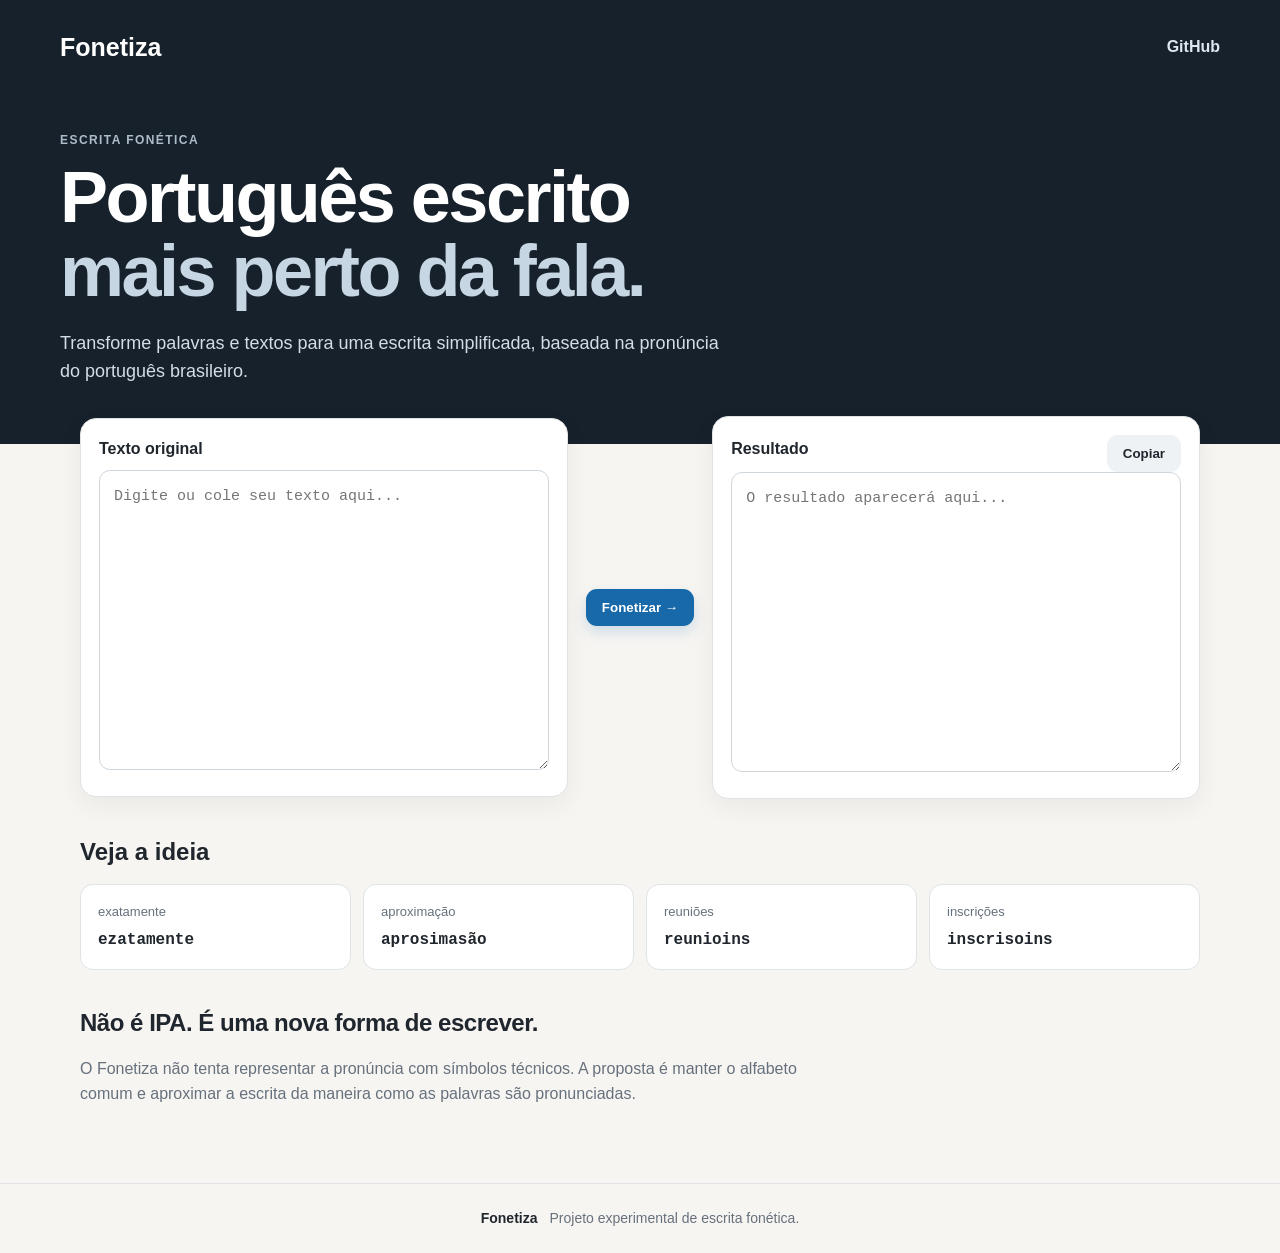
<file: index.html>
<!DOCTYPE html>
<html lang="pt-BR">
<head>
<meta charset="UTF-8"><meta name="viewport" content="width=device-width, initial-scale=1.0">
<meta name="description" content="Fonetiza — conversor experimental de escrita fonética para português brasileiro.">
<title>Fonetiza — Português mais perto da fala</title>
<style>
:root{--bg:#f7f5f2;--text:#20262d;--muted:#66717d;--dark:#17212b;--line:#dfe3e6;--panel:#fff;--accent:#1769aa}
*{box-sizing:border-box}html{scroll-behavior:smooth}body{margin:0;font-family:Inter,Segoe UI,Arial,sans-serif;color:var(--text);background:var(--bg);line-height:1.55}
header.hero{background:var(--dark);color:#fff;padding:28px 24px 58px}nav{max-width:1160px;margin:0 auto;display:flex;justify-content:space-between;align-items:center}nav strong{font-size:25px}nav a{color:#dce7f0;text-decoration:none;font-weight:600}.hero-content{max-width:1160px;margin:60px auto 0}.tag{display:inline-block;font-size:12px;letter-spacing:.12em;font-weight:800;color:#aebdca;margin-bottom:12px}.hero h1{font-size:clamp(42px,6vw,72px);line-height:1.02;margin:0 0 22px;letter-spacing:-.035em}.hero h1 em{font-style:normal;color:#c7d6e3}.hero p{max-width:680px;color:#d4dde5;font-size:18px;margin:0}
main{max-width:1160px;margin:-28px auto 0;padding:0 20px 60px}.converter{display:grid;grid-template-columns:1fr auto 1fr;gap:18px;align-items:center}.panel{background:var(--panel);border:1px solid var(--line);border-radius:16px;padding:18px;box-shadow:0 8px 24px rgba(20,30,40,.06)}label{display:block;font-weight:800;margin-bottom:9px}.panel textarea{width:100%;min-height:300px;border:1px solid #cfd6dc;border-radius:11px;padding:14px;font:15px/1.55 Consolas,monospace;resize:vertical;outline:none;background:#fff;color:var(--text)}.panel textarea:focus{border-color:#9db5c8;box-shadow:0 0 0 3px rgba(23,105,170,.08)}#fonetizar,#copiar{border:0;border-radius:11px;padding:11px 16px;font-weight:800;cursor:pointer}.converter>#fonetizar{background:var(--accent);color:#fff;white-space:nowrap;box-shadow:0 6px 14px rgba(23,105,170,.18)}#copiar{background:#eef2f5;color:#20262d}.result-title{display:flex;justify-content:space-between;align-items:center;gap:10px}.examples,.about{margin-top:34px}.examples h2,.about h2{font-size:24px;margin:0 0 14px}.cards{display:grid;grid-template-columns:repeat(4,1fr);gap:12px}.cards article{background:#fff;border:1px solid var(--line);border-radius:13px;padding:17px}.cards span{display:block;color:var(--muted);font-size:13px;margin-bottom:5px}.cards b{font:600 16px Consolas,monospace}.about{max-width:760px}.about p{color:var(--muted);font-size:16px}.about h2{letter-spacing:-.02em}footer{border-top:1px solid var(--line);padding:24px 20px;display:flex;gap:12px;justify-content:center;color:var(--muted);font-size:14px}footer strong{color:var(--text)}
@media(max-width:900px){.converter{grid-template-columns:1fr}.converter>#fonetizar{justify-self:start}.cards{grid-template-columns:repeat(2,1fr)}}@media(max-width:560px){header.hero{padding-bottom:48px}.hero-content{margin-top:45px}.hero h1{font-size:42px}.cards{grid-template-columns:1fr}.panel textarea{min-height:240px}}
</style>
</head>
<body>
<header class="hero">
<nav><strong>Fonetiza</strong><a href="https://github.com/" target="_blank" rel="noopener">GitHub</a></nav>
<div class="hero-content"><span class="tag">ESCRITA FONÉTICA</span><h1>Português escrito<br><em>mais perto da fala.</em></h1><p>Transforme palavras e textos para uma escrita simplificada, baseada na pronúncia do português brasileiro.</p></div>
</header>
<main>
<section class="converter">
<div class="panel"><label for="entrada">Texto original</label><textarea id="entrada" spellcheck="false" placeholder="Digite ou cole seu texto aqui..."></textarea></div>
<button id="fonetizar" type="button">Fonetizar →</button>
<div class="panel result"><div class="result-title"><label for="saida">Resultado</label><button id="copiar" type="button">Copiar</button></div><textarea id="saida" spellcheck="false" readonly placeholder="O resultado aparecerá aqui..."></textarea></div>
</section>
<section class="examples"><h2>Veja a ideia</h2><div class="cards"><article><span>exatamente</span><b>ezatamente</b></article><article><span>aproximação</span><b>aprosimasão</b></article><article><span>reuniões</span><b>reunioins</b></article><article><span>inscrições</span><b>inscrisoins</b></article></div></section>
<section class="about"><h2>Não é IPA. É uma nova forma de escrever.</h2><p>O Fonetiza não tenta representar a pronúncia com símbolos técnicos. A proposta é manter o alfabeto comum e aproximar a escrita da maneira como as palavras são pronunciadas.</p></section>
</main>
<footer><strong>Fonetiza</strong><span>Projeto experimental de escrita fonética.</span></footer>
<script>'use strict';
const EXCEPTIONS=new Map(Object.entries({
'aqui':'aci','exterior':'esterior','próximo':'prósimo','próxima':'prósima','próximas':'prósimas','próximos':'prósimos','texto':'testo','você':'vosê','reflexo':'reflecso','reflexivas':'reflecsivas','fixo':'ficso','fixada':'ficsada','fluxo':'flucso','exato':'ezato','exatamente':'ezatamente','exercício':'ezersísio','expediente':'espediente','expostas':'espostas','exclusivamente':'escluzivamente','desconexão':'desconecsão','transição':'tranzisão','trânsito':'trânzito','gélida':'jélida','legítimo':'lejítimo','urgência':'urjênsia','incêndio':'insêndio','extrema':'estrema','extremidade':'estremidade','extremamente':'estremamente','aproximar':'aprosimar','aproximando':'aprosimando','aproximação':'aprosimasão','deixando':'deixando','deixa':'deixa','faixa':'faixa','faixas':'faixas','frequentadores':'frecuentadores','shopping':'xópim','põe':'poim','antiguidade':'antiguidade','antiguidades':'antiguidades','ambições':'ambisoins','fundações':'fundasoins','preocupações':'preocupasoins','soluções':'solusoins','discussões':'discusoins','obrigações':'obrigasoins','notificações':'notificasoins','anotações':'anotasoins','ligações':'ligasoins','reuniões':'reunioins','expedições':'espedisoins','regiões':'rejioins','posições':'pozisoins','estações':'estasoins','espiões':'espioins','corações':'corasoins','gerações':'jerasoins','sensação':'sensasão','situação':'situasão','função':'funsão','atenção':'atensão','proteção':'protesão','produção':'produsão','organização':'organizasão','discussão':'discusão','expressão':'espresão','expressivos':'espresivos','explicação':'esplicasão','explicações':'esplicasoins','necessário':'nesesário','necessidade':'nesesidade','segurança':'seguransa','silêncio':'silênsio','espaço':'espaso','infância':'infânsia','superfície':'superfísie','círculos':'sírculos','artificial':'artifisial','principal':'prinsipal','cercada':'sercada','frase':'fraze','casa':'caza','casaco':'cazaco','casais':'cazais','peso':'pezo','pesada':'pezada','presente':'prezente','repousa':'repouza','baseado':'bazeado','idoso':'idozo','refúgio':'refújio','ligeiramente':'lijeiramente','página':'pájina','gênero':'jênero','científica':'sientífica','história':'istória','ficção':'ficsão','chuva':'xuva','cheiro':'xeiro','chegar':'xegar','chamou':'xamou','chafariz':'xafariz','choque':'xoque','galho':'gallo','olhar':'ollar','olhos':'ollos','trabalho':'traballo','trilha':'trilla','linha':'linna','linhas':'linnas','tinha':'tinna','manhã':'mannã','conhecia':'connesia','conhecer':'conneser','conhecida':'connesida','conhecidas':'connesidas','conhecimento':'connesimento','conseguia':'consegia','receber':'reseber','recebido':'resebido','começava':'comesava','começou':'comesou','começam':'comesam','começando':'comesando','descendo':'desendo','desceu':'deseu','descer':'deser','descida':'desida','esquecido':'escesido','esvaziasse':'esvaziase','hesitou':'ezitou','trouxe':'trouse','trouxeram':'trouseram','desavisados':'dezavizados','atrasa':'atraza','quase':'cuaze','quatro':'cuatro','quando':'cuando','qualquer':'cualcer','porque':'porce','que':'ce','quem':'cem','aquele':'acele','aquela':'acela','daquele':'dacele','daquela':'dacela','quente':'cente','pequeno':'peceno','pequena':'pecena','esquina':'escina','tranquilo':'trancuilo','trancilo':'trancuilo','aquecer':'aceser','Miguel':'Migel','exalando':'ezalando','exige':'ezije','exigindo':'ezijindo','exigiriam':'ezijiriam','exibindo':'ezibindo','exemplo':'ezemplo','existia':'ezistia','existiria':'ezistiria','existem':'ezistem','existe':'eziste','excelente':'eselente','excelência':'eselênsia','excesso':'eseso','exceto':'eseto','experiência':'esperiênsia','experimentava':'esperimentava','explorar':'esplorar','presisar':'presizar','precisar':'presizar','presisava':'presizava','precisava':'presizava','precisão':'presizão','desacelerar':'dezaselerar','desconhecido':'desconnesido','escolhido':'escollido','silencioso':'silensioso','silenciosas':'silensiosas','anúncio':'anúnsio','coisas':'coizas','viajem':'viajem','ninguém':'ningém','ajustar':'ajustar','ciser':'cizer','estivessem':'estivese','represa':'repreza','desejo':'dezejo','cuidadosamente':'cuidadozamente','modificações':'modificasoins','estação':'estasão','amanhecido':'amannesido','acontecia':'acontesia','cachorros':'caxorros','cachecol':'caxecol','funсionava':'funsionava','exame':'ezame','existir':'ezistir','existência':'ezistênsia','exigência':'ezijênsia','crescer':'creser','crescimento':'cresimento','licença':'lisensa','serviço':'serviso','princípio':'prinsípio','ação':'asão','coração':'corasão','solução':'solusão','educação':'educasão','aceitação':'aseitasão','comunicação':'comunicasão','informação':'informasão','reação':'reasão','atração':'atrasão','criação':'criasão','decisão':'desizão','possível':'posível','passeio':'paseio','crise':'crize','fase':'faze','mesa':'meza','camisa':'camiza','visita':'vizita','análise':'análize','pessoa':'pesoa','sangue':'sange','língua':'língua','sequência':'secuênsia','frequência':'frecuênsia','consequência':'consecuênsia','higiene':'ijiene'}));
function lower(s){return s.toLocaleLowerCase('pt-BR')}
function caseLike(raw,out){if(raw===raw.toLocaleUpperCase('pt-BR')&&raw!==raw.toLocaleLowerCase('pt-BR'))return out.toLocaleUpperCase('pt-BR');if(raw&&raw[0]===raw[0].toLocaleUpperCase('pt-BR')&&raw[0]!==raw[0].toLocaleLowerCase('pt-BR'))return out.charAt(0).toLocaleUpperCase('pt-BR')+out.slice(1);return out}
function generic(word){
 const v=c=>!!c&&/[aeiouáéíóúâêôãõ]/i.test(c); const out=[]; let i=0;
 while(i<word.length){const a=word[i],b=word[i+1]||'',c=word[i+2]||'',p=lower(a+b);
  if(!/\p{L}/u.test(a)){out.push(a);i++;continue}
  if(p==='nh'){out.push(caseLike(a,'n')+'n');i+=2;continue}
  if(p==='lh'){out.push(caseLike(a,'l')+'l');i+=2;continue}
  if(p==='ch'){out.push(caseLike(a,'x'));i+=2;continue}
  if(p==='sc' && /[eéií]/i.test(c)){out.push(caseLike(a,'s'));i+=2;continue}
  if(lower(a)==='ç'){out.push(a==='Ç'?'S':'s');i++;continue}
  if(p==='ss'){out.push(caseLike(a,'s'));i+=2;continue}
  if(p==='ge'){out.push(caseLike(a,'j')+'e');i+=2;continue}
  if(p==='gi'){out.push(caseLike(a,'j')+'i');i+=2;continue}
  if(p==='ce'){out.push(caseLike(a,'s')+'e');i+=2;continue}
  if(p==='ci'){out.push(caseLike(a,'s')+'i');i+=2;continue}
  if(p==='qu'){if(/[eéií]/i.test(c))out.push(caseLike(a,'c'));else out.push(caseLike(a,'c')+'u');i+=2;continue}
  if(p==='gu'){if(/[eéií]/i.test(c))out.push(a);else out.push(a+'u');i+=2;continue}
  if(lower(a)==='x'){
    const prev=word[i-1]||'';
    // Em "ex-", o X assume som de Z antes de vogal e de S antes de consoante.
    // Exemplos: exame → ezame, exemplo → ezemplo, exterior → esterior,
    // extremo → estremo, explicar → esplicar.
    if(lower(prev)==='e'){
      if(v(c)) out.push(caseLike(a,'z'));
      else if(c && /\p{L}/u.test(c)) out.push(caseLike(a,'s'));
      else out.push(a);
    } else out.push(a);
    i++;continue
  }
  if(lower(a)==='s'){const prev=word[i-1]||'',next=b;if(v(prev)&&v(next))out.push(a==='S'?'Z':'z');else out.push(a);i++;continue}
  if(lower(a)==='k'){out.push(a==='K'?'C':'c');i++;continue}
  if(lower(a)==='y'){out.push(a==='Y'?'I':'i');i++;continue}
  if(lower(a)==='w'){out.push(a==='W'?'U':'u');i++;continue}
  if(lower(a)==='h'){i++;continue}
  out.push(a);i++;
 }
 return out.join('')
}
function convertWord(raw){const key=lower(raw);if(/ções$/i.test(raw)){const stem=raw.slice(0,-4);return caseLike(raw,generic(stem)+'soins')}if(/^explo/i.test(raw))return caseLike(raw,raw.replace(/^explo/i,'esplo'));if(EXCEPTIONS.has(key))return caseLike(raw,EXCEPTIONS.get(key));return generic(raw)}
function convertText(text){const changes=[];let words=0;let rules=0;const converted=text.replace(/\p{L}+(?:[-’']\p{L}+)*/gu,m=>{words++;const to=convertWord(m);if(to!==m){changes.push({from:m,to});rules++}return to});return{converted,changes,words,ruleCount:rules}}
function validate(text){const p=[];for(const [n,re] of [['SS proibido',/ss/i],['H proibido',/h/i],['K proibido',/k/i],['Q proibido',/q/i],['W proibido',/w/i],['Y proibido',/y/i],['Ç proibido',/ç/i]])if(re.test(text))p.push(n);return p}
function esc(s){return s.replace(/[&<>"']/g,c=>({'&':'&amp;','<':'&lt;','>':'&gt;','"':'&quot;',"'":'&#39;'}[c]))}
function render(){const orig=document.getElementById('orig').value,r=convertText(orig);document.getElementById('out').value=r.converted;document.getElementById('words').textContent=r.words;document.getElementById('changed').textContent=r.changes.length;document.getElementById('rules').textContent=r.ruleCount;const probs=validate(r.converted);document.getElementById('errors').textContent=probs.length;const val=document.getElementById('validation');val.className=probs.length?'bad':'ok';val.textContent=probs.length?'✗ '+probs.join(', '):'✓ Validação estrutural concluída.';const rep=document.getElementById('report');rep.innerHTML=r.changes.length?'<table><thead><tr><th>Original</th><th>Convertida</th></tr></thead><tbody>'+r.changes.map(x=>'<tr><td><code>'+esc(x.from)+'</code></td><td><code>'+esc(x.to)+'</code></td></tr>').join('')+'</tbody></table>':'Nenhuma alteração foi necessária.'}
window.Fonetiza={convertWord,convertText,validate,EXCEPTIONS};
document.addEventListener('DOMContentLoaded',()=>{
 const entrada=document.getElementById('entrada'), saida=document.getElementById('saida');
 document.getElementById('fonetizar').addEventListener('click',()=>{saida.value=window.Fonetiza.convertText(entrada.value).converted;});
 document.getElementById('copiar').addEventListener('click',async()=>{const t=saida.value;if(!t)return;try{await navigator.clipboard.writeText(t)}catch{saida.select();document.execCommand('copy')}});
});
</script>
</body></html>
</file>
